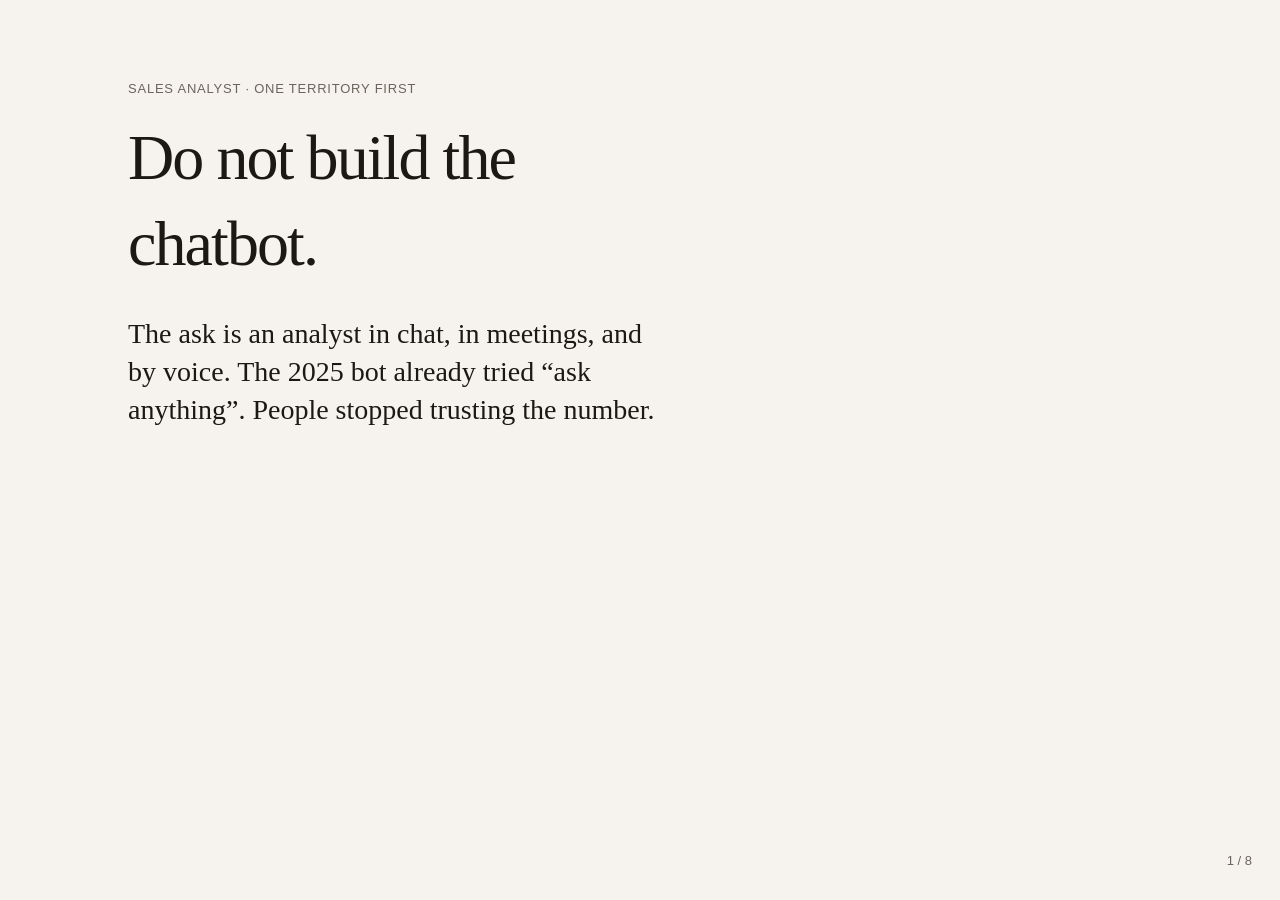
<file: deck/index.html>
<!doctype html>
<html lang="en">
<head>
  <meta charset="utf-8" />
  <meta name="viewport" content="width=device-width, initial-scale=1" />
  <title>Monday list</title>
  <link rel="stylesheet" href="/deck/deck.css" />
</head>
<body>
  <p class="count" id="count">1 / 8</p>

  <section class="on">
    <p class="kicker">Sales analyst · one territory first</p>
    <h1>Do not build the chatbot.</h1>
    <p class="lead">The ask is an analyst in chat, in meetings, and by voice. The 2025 bot already tried “ask anything”. People stopped trusting the number.</p>
  </section>

  <section>
    <p class="kicker">old_bot_usage_log · launch to 30 Sep 2026</p>
    <h1>83 people. Not hundreds.</h1>
    <div class="stats">
      <div><b>9,125</b><span>questions</span></div>
      <div><b>57%</b><span>answered</span></div>
      <div><b>889</b><span>timed out at 90s</span></div>
      <div><b>1,630</b><span>thumbs down, of 5,205 answers</span></div>
    </div>
    <p class="note">Marathi, Hindi and Portuguese were mostly “not understood”. The breaks were rules: one service account, currencies added together, a third definition of sales.</p>
  </section>

  <section>
    <p class="kicker">Vidarbha · IN-W01 · extract date</p>
    <h1>The Monday notebook.</h1>
    <div class="stats">
      <div><b>16</b><span>credits accrued, not issued</span></div>
      <div><b>2.07 cr</b><span>INR still waiting</span></div>
      <div><b>179</b><span>days, oldest credit</span></div>
      <div><b>3</b><span>distributors already in dispute</span></div>
    </div>
    <p class="note">He copies the finance list by hand. His distributor’s credit list is better than the company’s.</p>
  </section>

  <section>
    <p class="kicker">Where the time goes</p>
    <h1>Not in a missing chat box.</h1>
    <p class="lead">It goes in the call to the regional office. Which credits are pending. When will they come. Every visit opens with that argument. Finance then calls about an invoice he is holding on principle.</p>
  </section>

  <section>
    <p class="kicker">What we built</p>
    <h1>A list for the 9:30 call.</h1>
    <ol>
      <li>Raise unissued credits before you chase collection.</li>
      <li>Amounts stay in INR. The metric name is on the screen.</li>
      <li>A territory manager cannot open another territory.</li>
    </ol>
  </section>

  <section>
    <p class="kicker">Malana Agri Traders</p>
    <h1>Do not open with payment.</h1>
    <div class="stats">
      <div><b>95.6 L</b><span>INR unissued credits</span></div>
      <div><b>1.05 cr</b><span>INR already disputed</span></div>
      <div><b>−62%</b><span>scans vs his own prior 8 weeks</span></div>
      <div><b>2 of 8</b><span>dealers enrolled. Do not compare.</span></div>
    </div>
  </section>

  <section>
    <p class="kicker">Brazil South · the return nobody “saw”</p>
    <h1>188,939 packs came back.</h1>
    <p class="lead">February to April 2026, 18 distributors. Scans had already fallen from 91,701 packs in October 2025 to 36,877 in January, while sell-in was still being pushed. The flag is that pattern. It is not a weather forecast.</p>
  </section>

  <section>
    <p class="kicker">Proof · one territory, one quarter</p>
    <h1>Not weekly active users.</h1>
    <ol>
      <li>Credits raised on Monday that were accrued and unissued.</li>
      <li>Days from accrual to issue. India is already at 81.</li>
      <li>Trucks not pushed into a flagged distributor.</li>
      <li>Wrong-territory answers: zero.</li>
    </ol>
  </section>

  <script src="/deck/deck.js"></script>
</body>
</html>
</file>
<file: deck/deck.css>
:root { --ink: #1c1915; --muted: #6b645c; --paper: #f6f3ee; --hold: #8a3b12; }
* { box-sizing: border-box; }
body {
  margin: 0;
  background: var(--paper);
  color: var(--ink);
  font: 22px/1.35 "Iowan Old Style", Palatino, "Palatino Linotype", Georgia, serif;
  font-variant-numeric: tabular-nums;
}
section {
  display: none;
  min-height: 100vh;
  padding: 9vh 10vw 8vh;
}
section.on { display: block; }
.kicker {
  margin: 0 0 18px;
  font: 13px/1.2 sans-serif;
  letter-spacing: 0.06em;
  text-transform: uppercase;
  color: var(--muted);
}
h1 { margin: 0 0 28px; font-weight: 500; font-size: 64px; letter-spacing: -0.03em; max-width: 16ch; }
.lead { max-width: 38ch; font-size: 28px; margin: 0; }
.note { max-width: 46ch; color: var(--muted); font-size: 20px; }
.stats { display: grid; grid-template-columns: 1fr 1fr; gap: 28px 48px; max-width: 760px; }
.stats b { display: block; font-size: 48px; font-weight: 520; letter-spacing: -0.03em; }
.stats span { color: var(--muted); font-size: 18px; }
ol { margin: 0; padding-left: 1.1em; max-width: 34ch; }
li { margin: 0 0 16px; }
.count {
  position: fixed; right: 28px; bottom: 20px;
  font: 13px/1 sans-serif; color: var(--muted);
}
</file>
